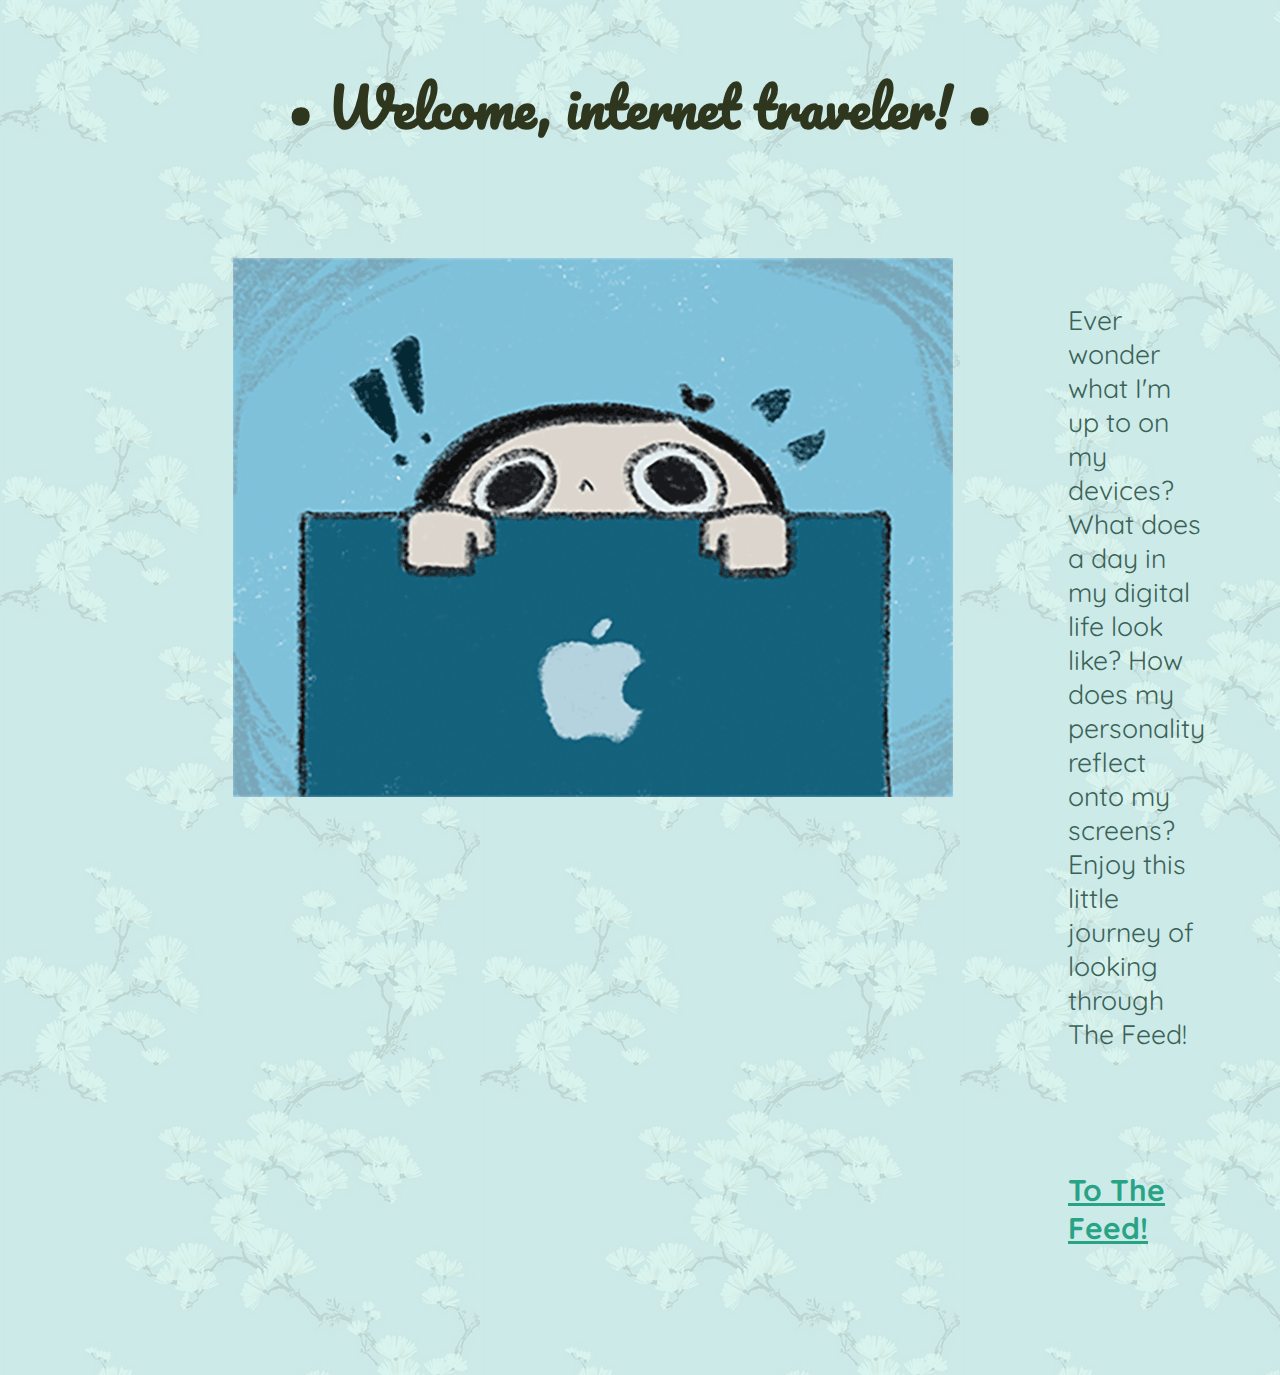
<file: index.html>
<!DOCTYPE html>

<html>
    <head>
        <meta charset="utf-8">
        <meta http-equiv="X-UA-Compatible" content="IE=edge">
        <title>Home!</title>
        <meta name="description" content="">
        <meta name="viewport" content="width=device-width, initial-scale=1">
        <link rel="stylesheet" href="css/index.css">
        <style>
            @import url('https://fonts.googleapis.com/css2?family=Pacifico&family=Quicksand:wght@400;700&display=swap');
            </style>
        <style>
            @import url('https://fonts.googleapis.com/css2?family=Pacifico&family=Quicksand:wght@400;700&display=swap');
            </style>    
    </head>
    <body>
        <h1>• Welcome, internet traveler! •</h1>
        <div class="flex-container">
            <div class="flex-left">
              <img src="img/the_feed_gif2.gif" alt="the feed gif" />
            </div>
            <div class="flex-right">
              <p>Ever wonder what I'm up to on my devices? What does a day in my digital life look like? How does my personality reflect onto my screens? Enjoy this little journey of looking through The Feed!</p>
           
                <p><a href="content.html">To The Feed!</a></p>
            </div>
          </div>
        
    </body>
</html>
</file>
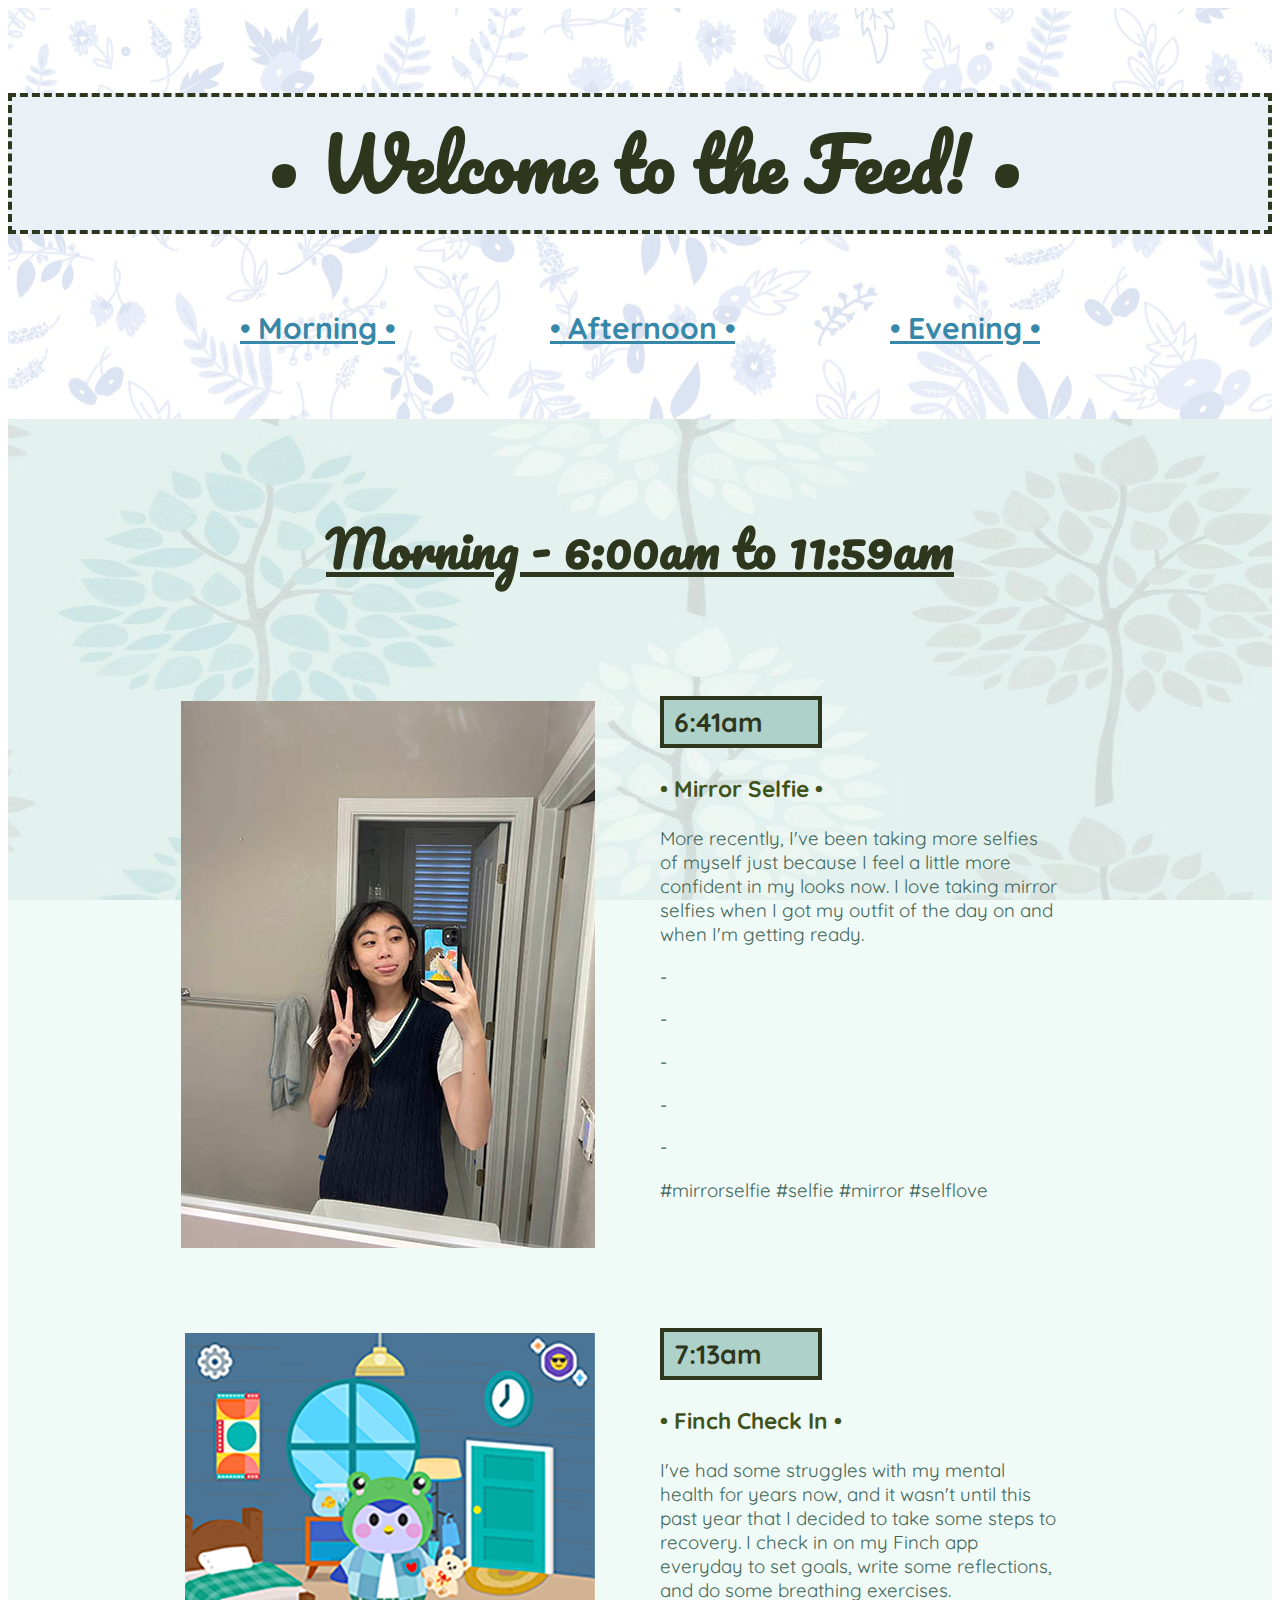
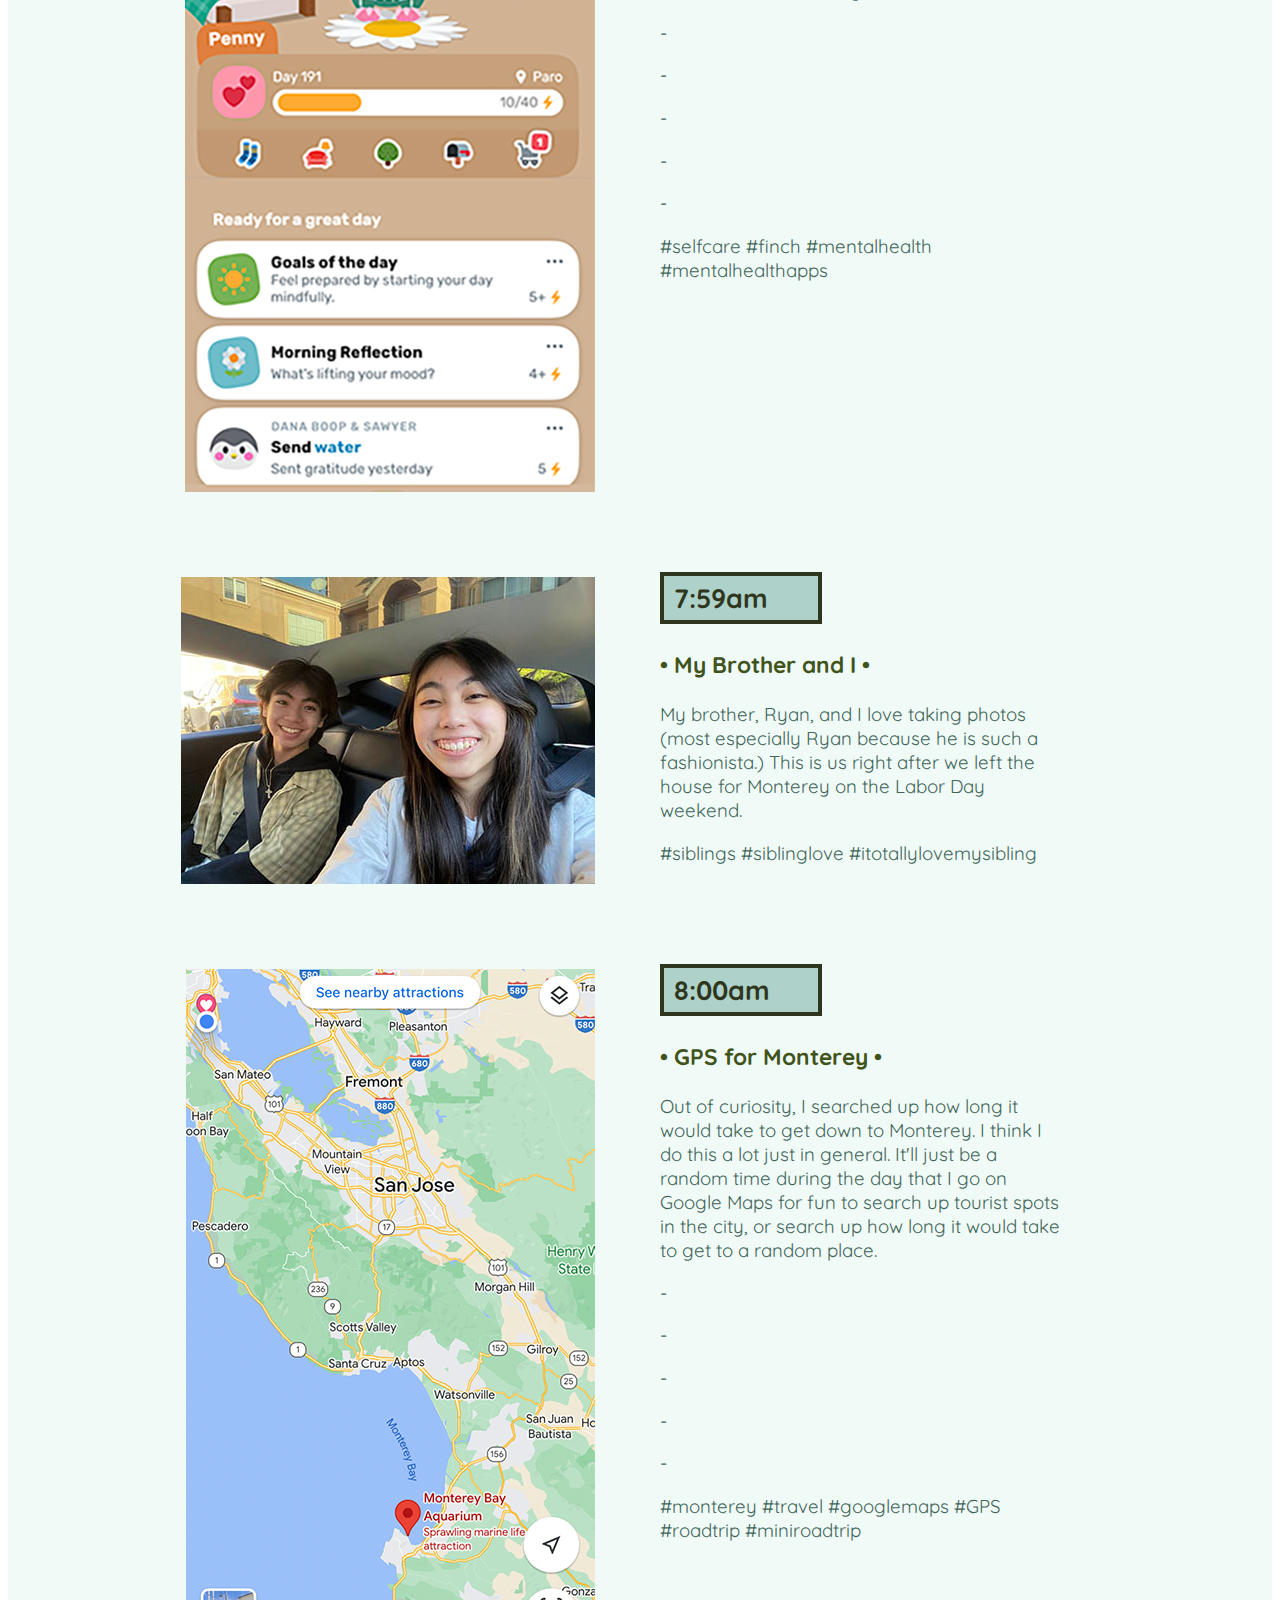
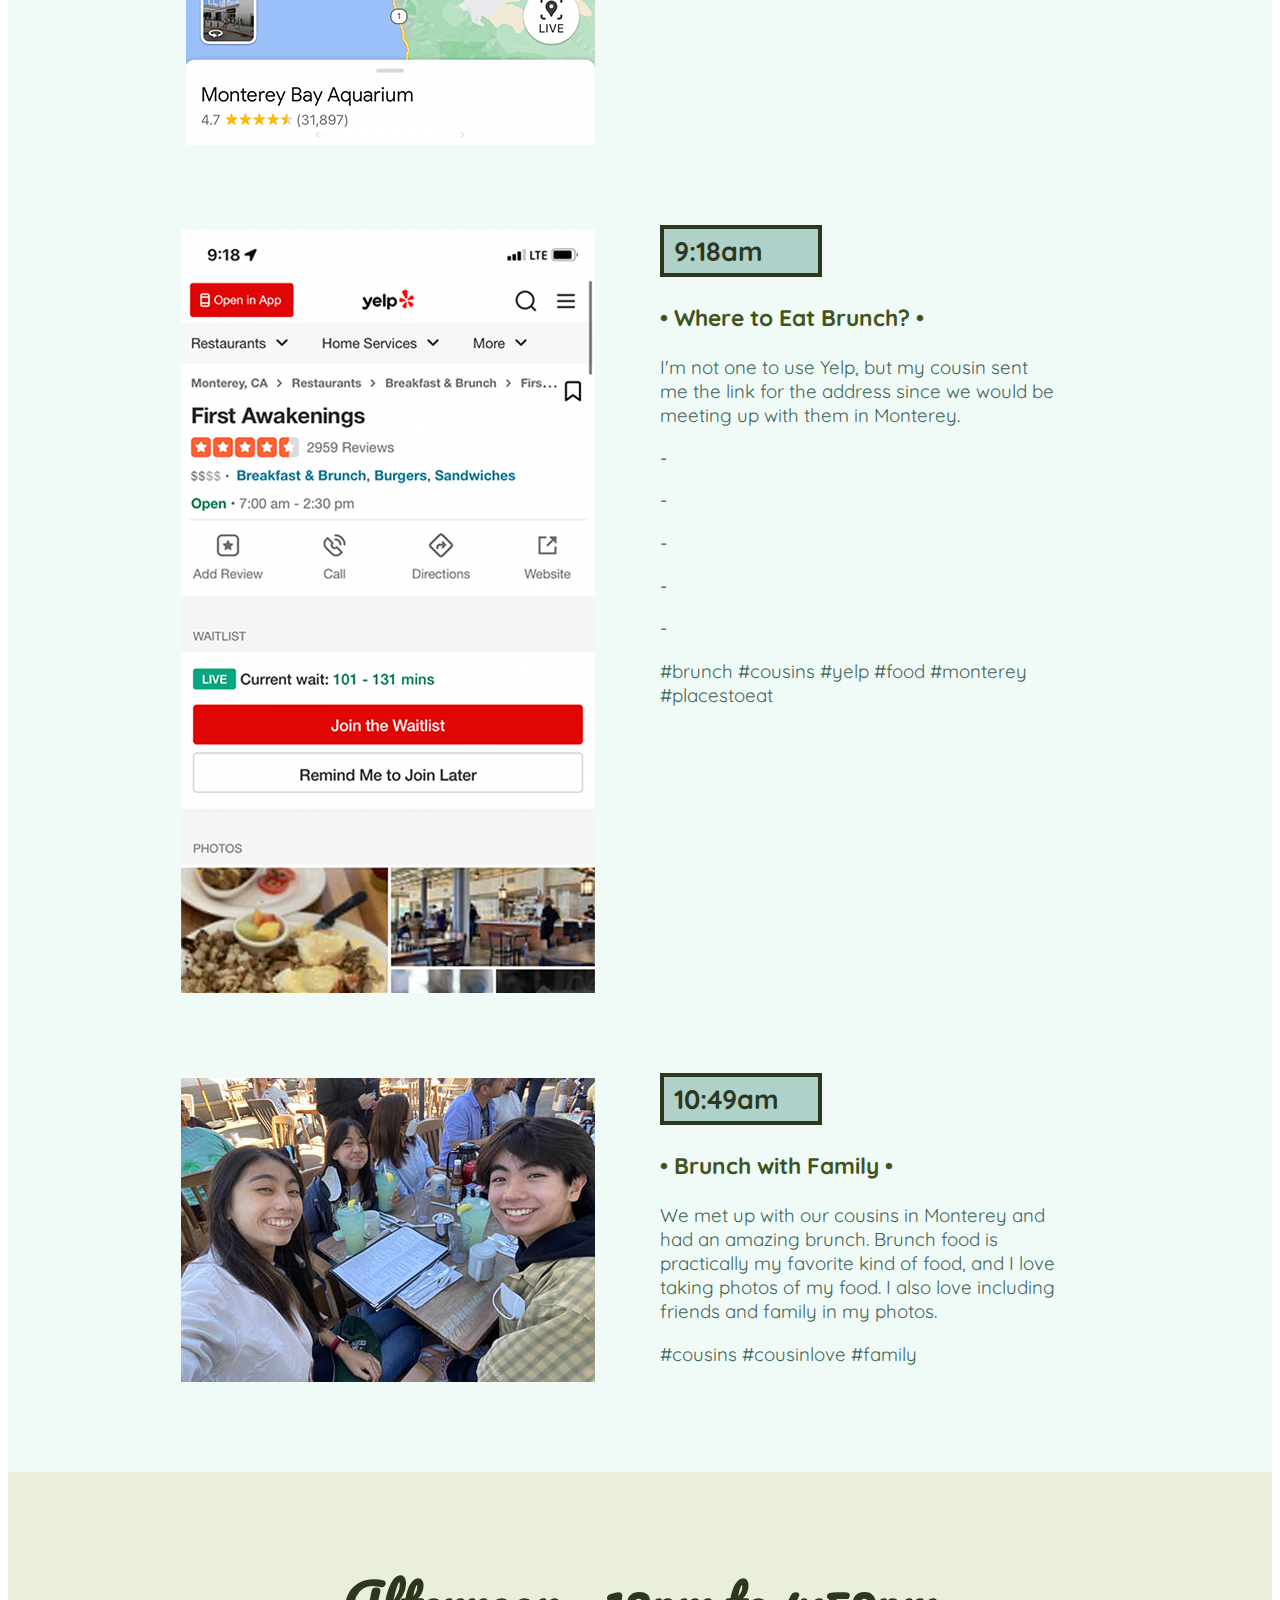
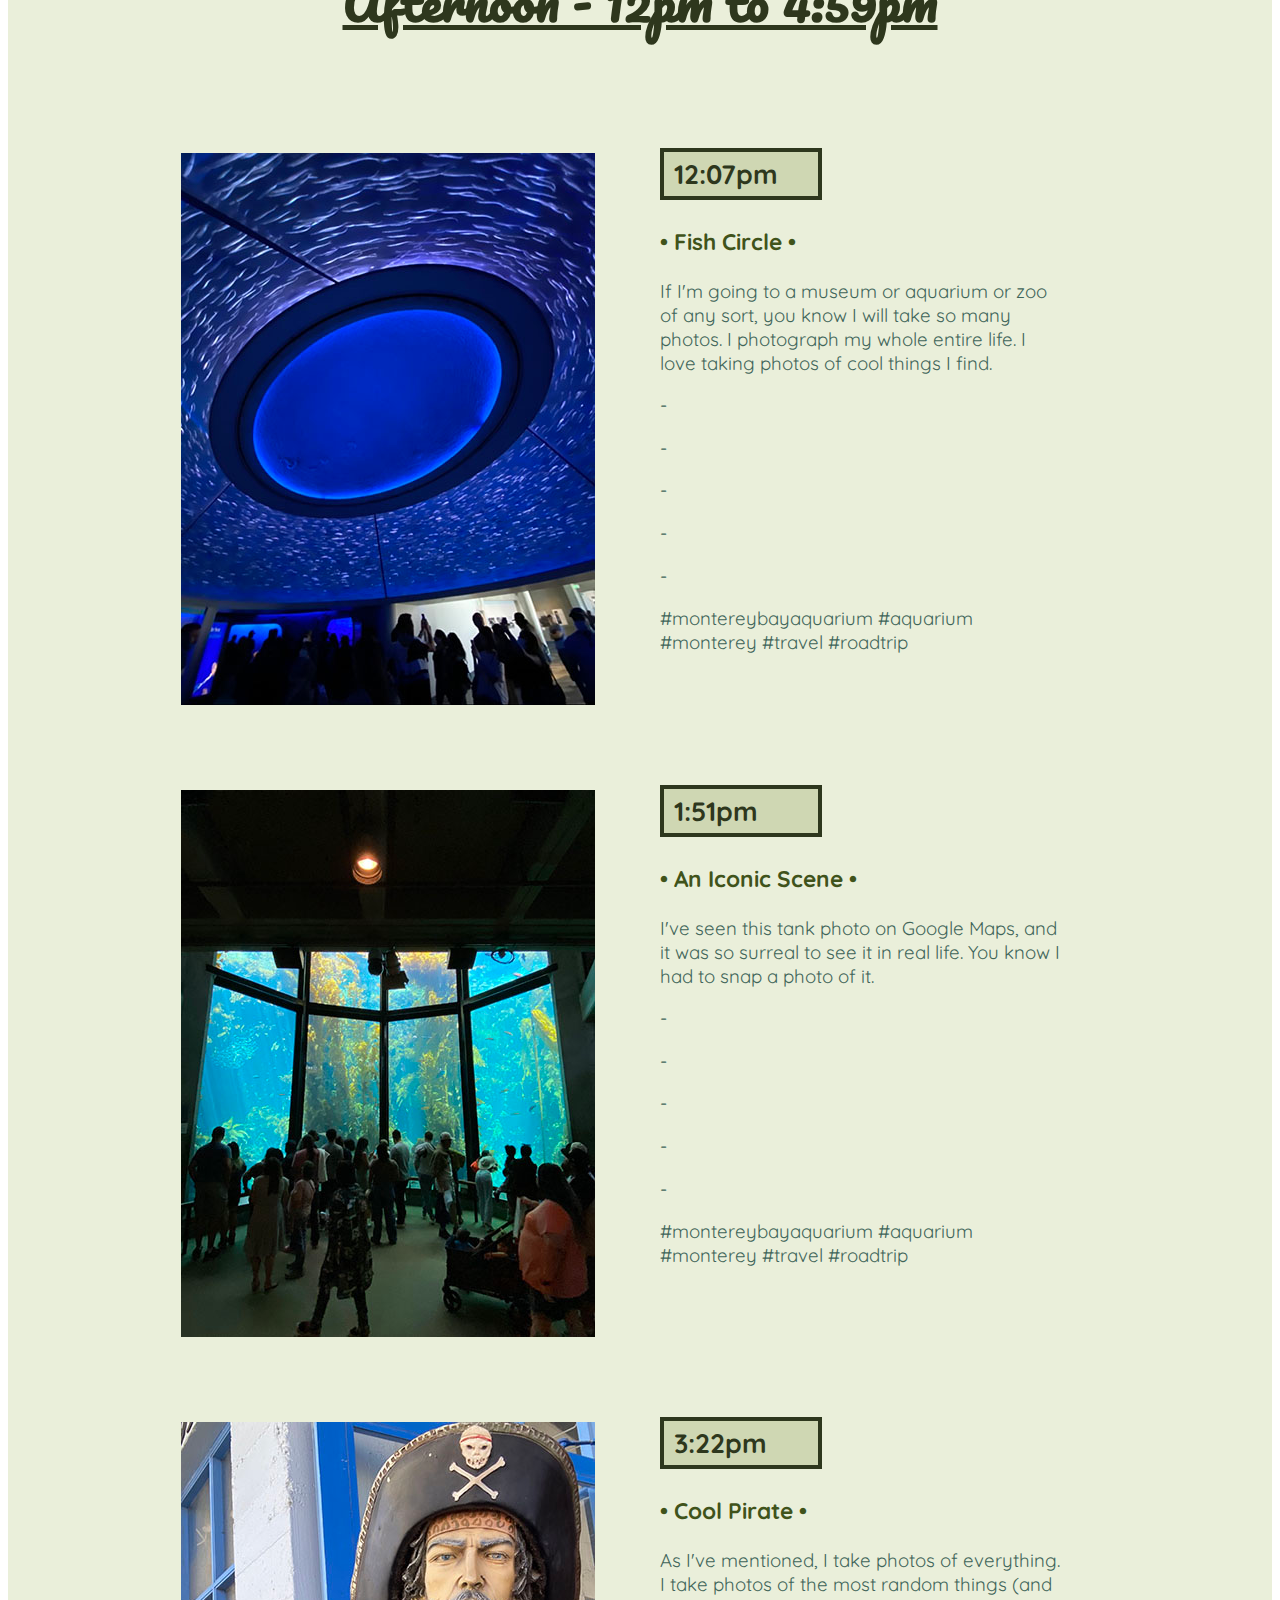
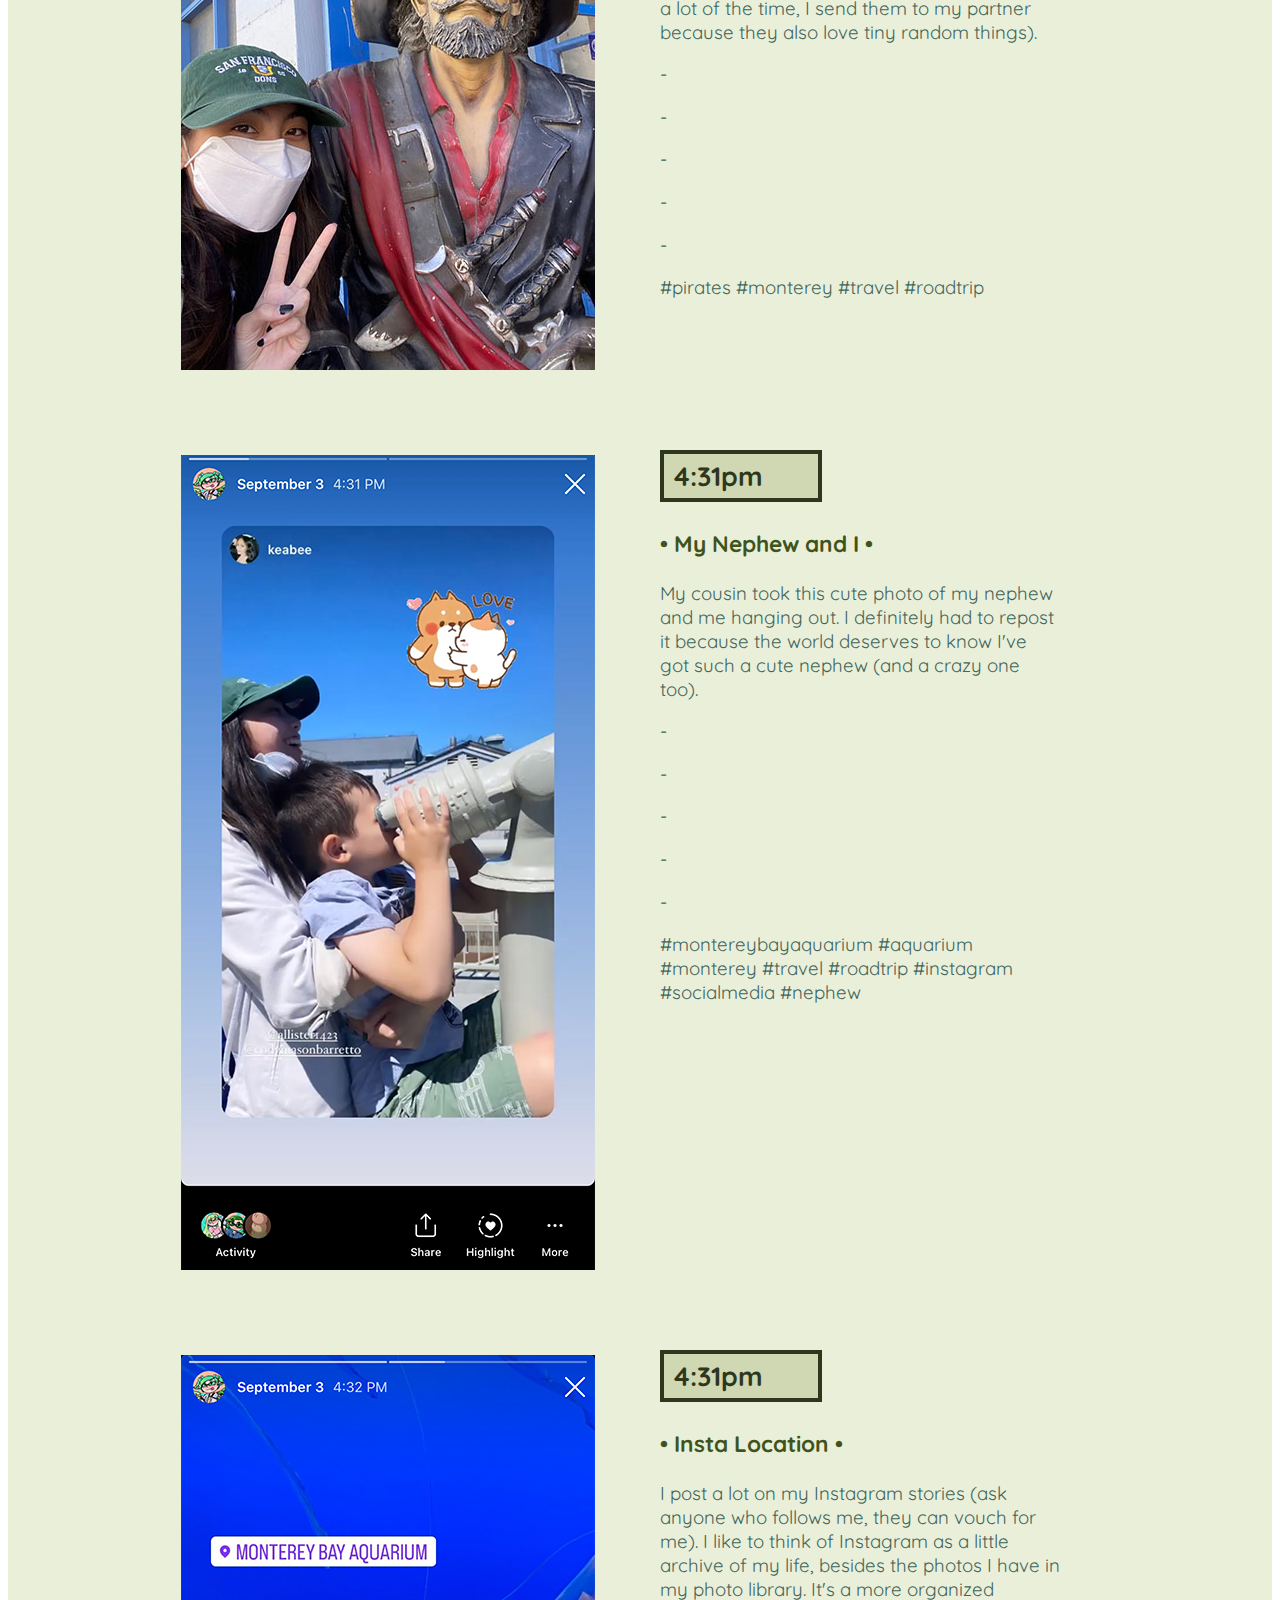
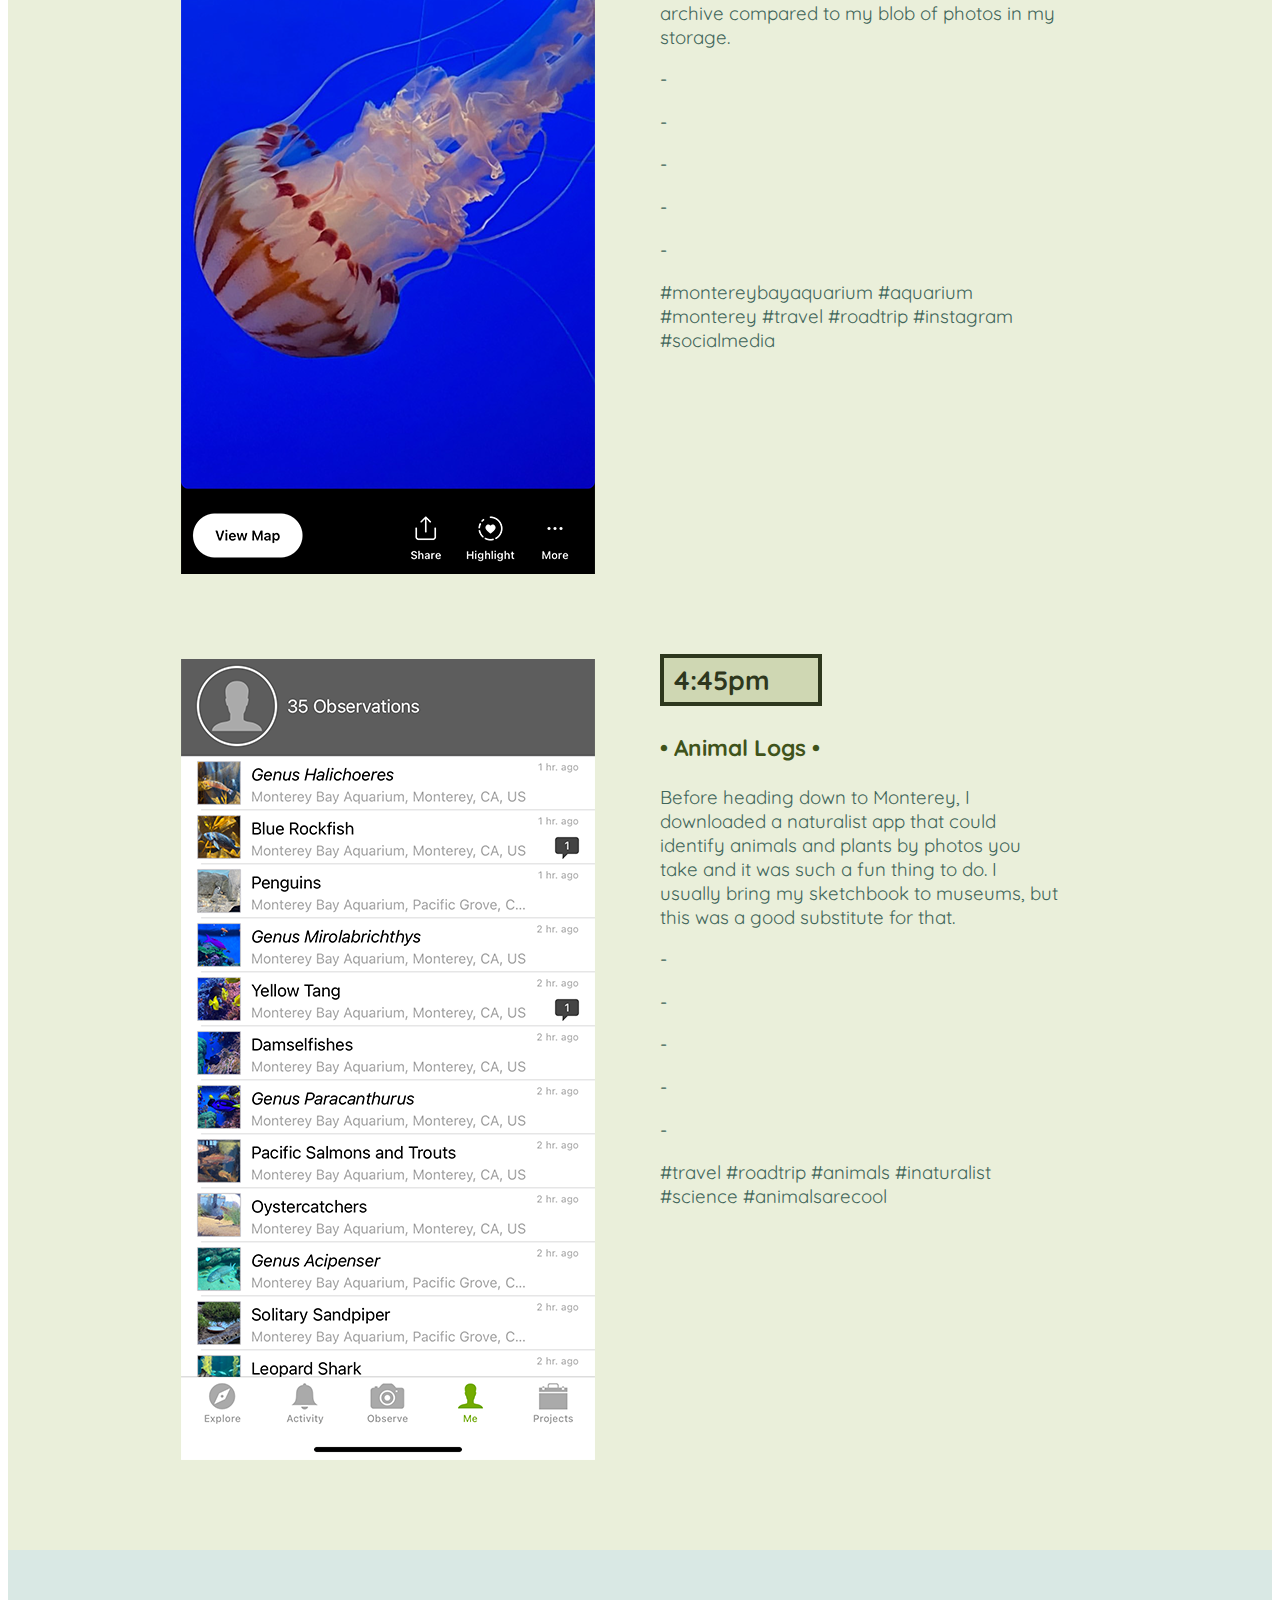
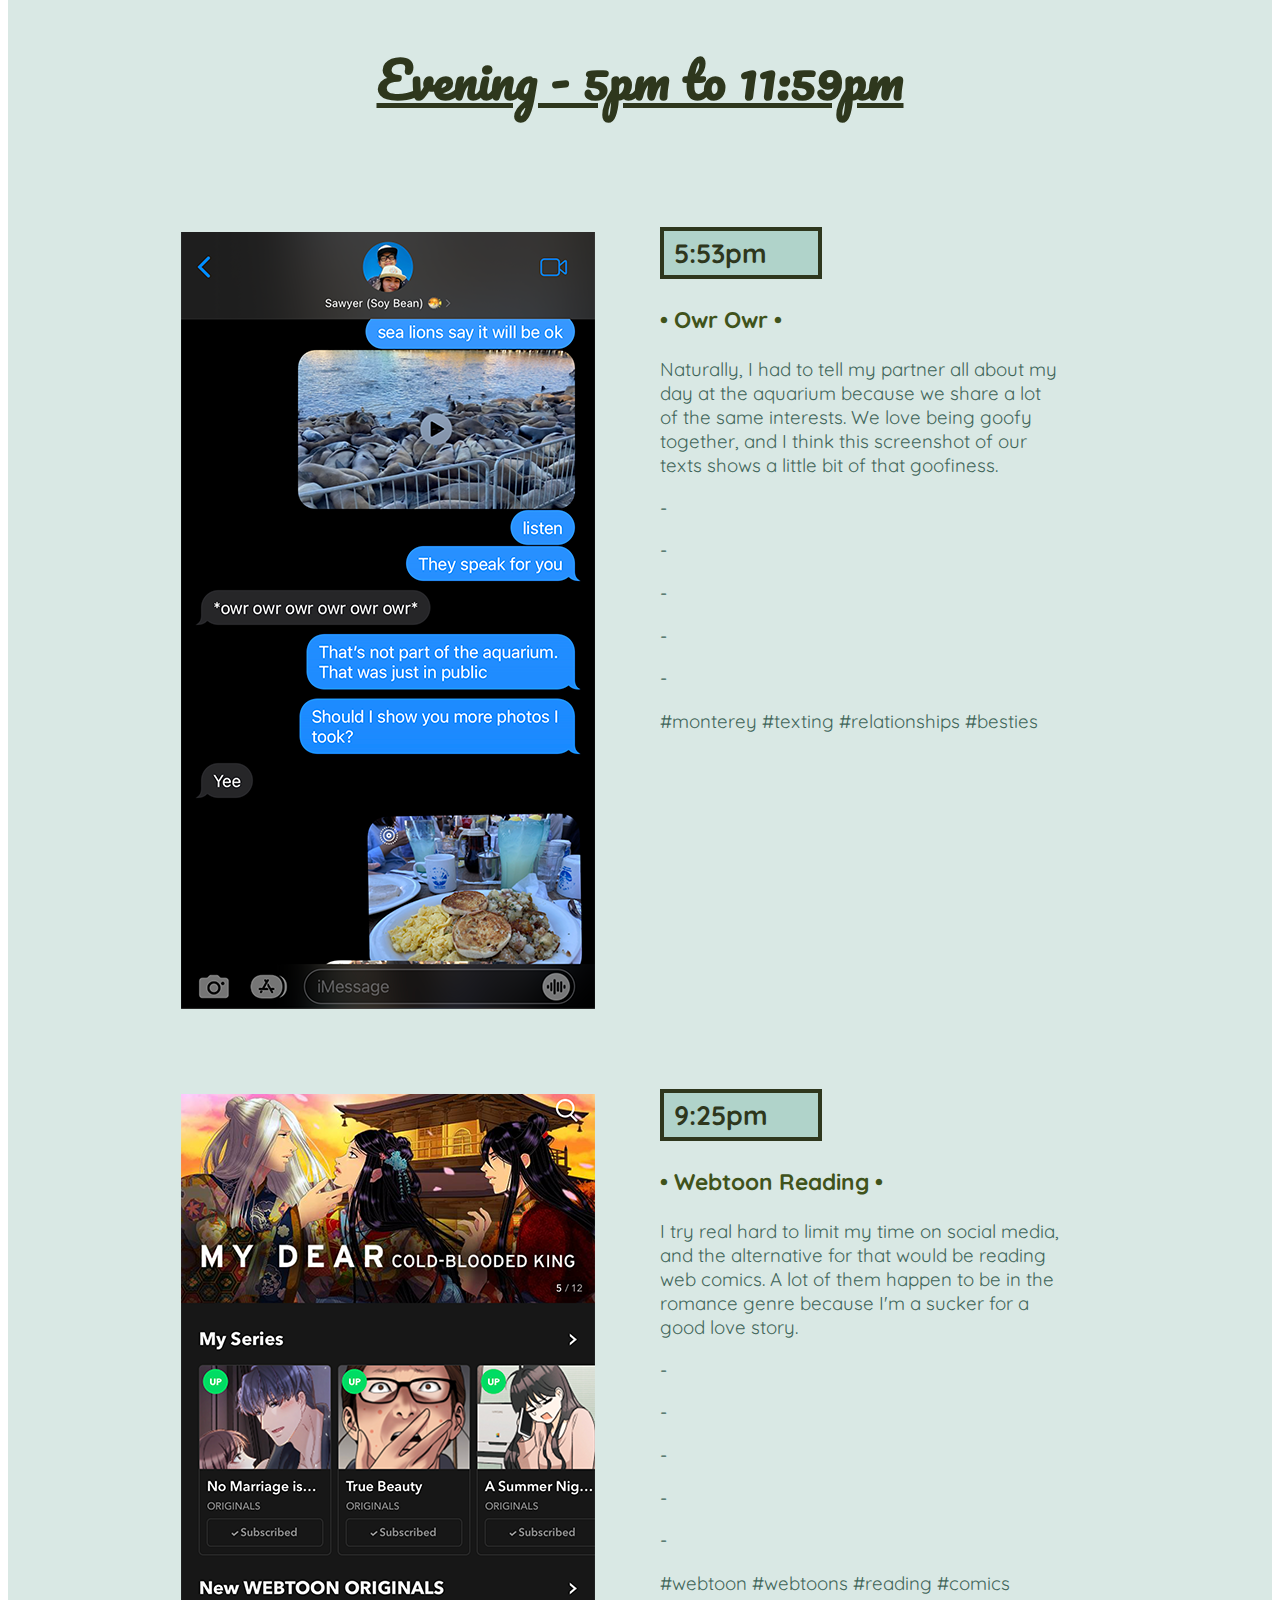
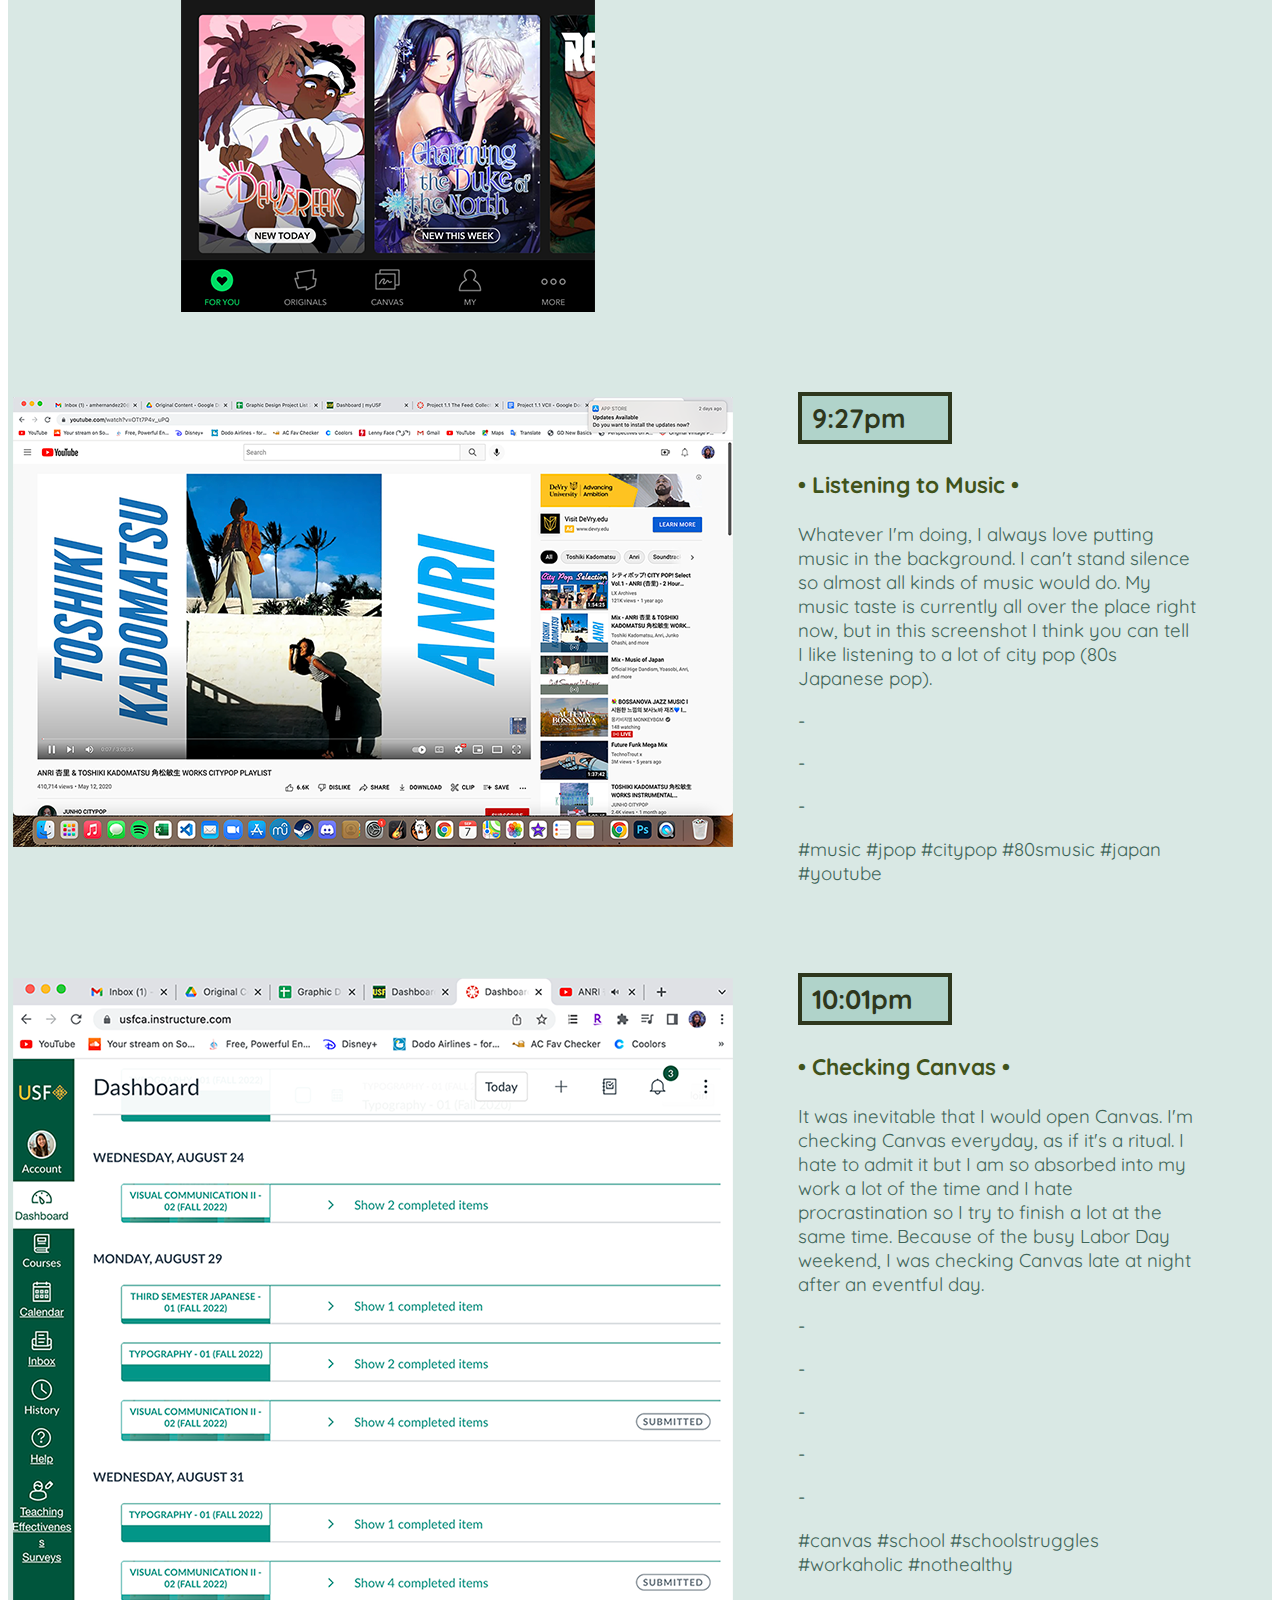
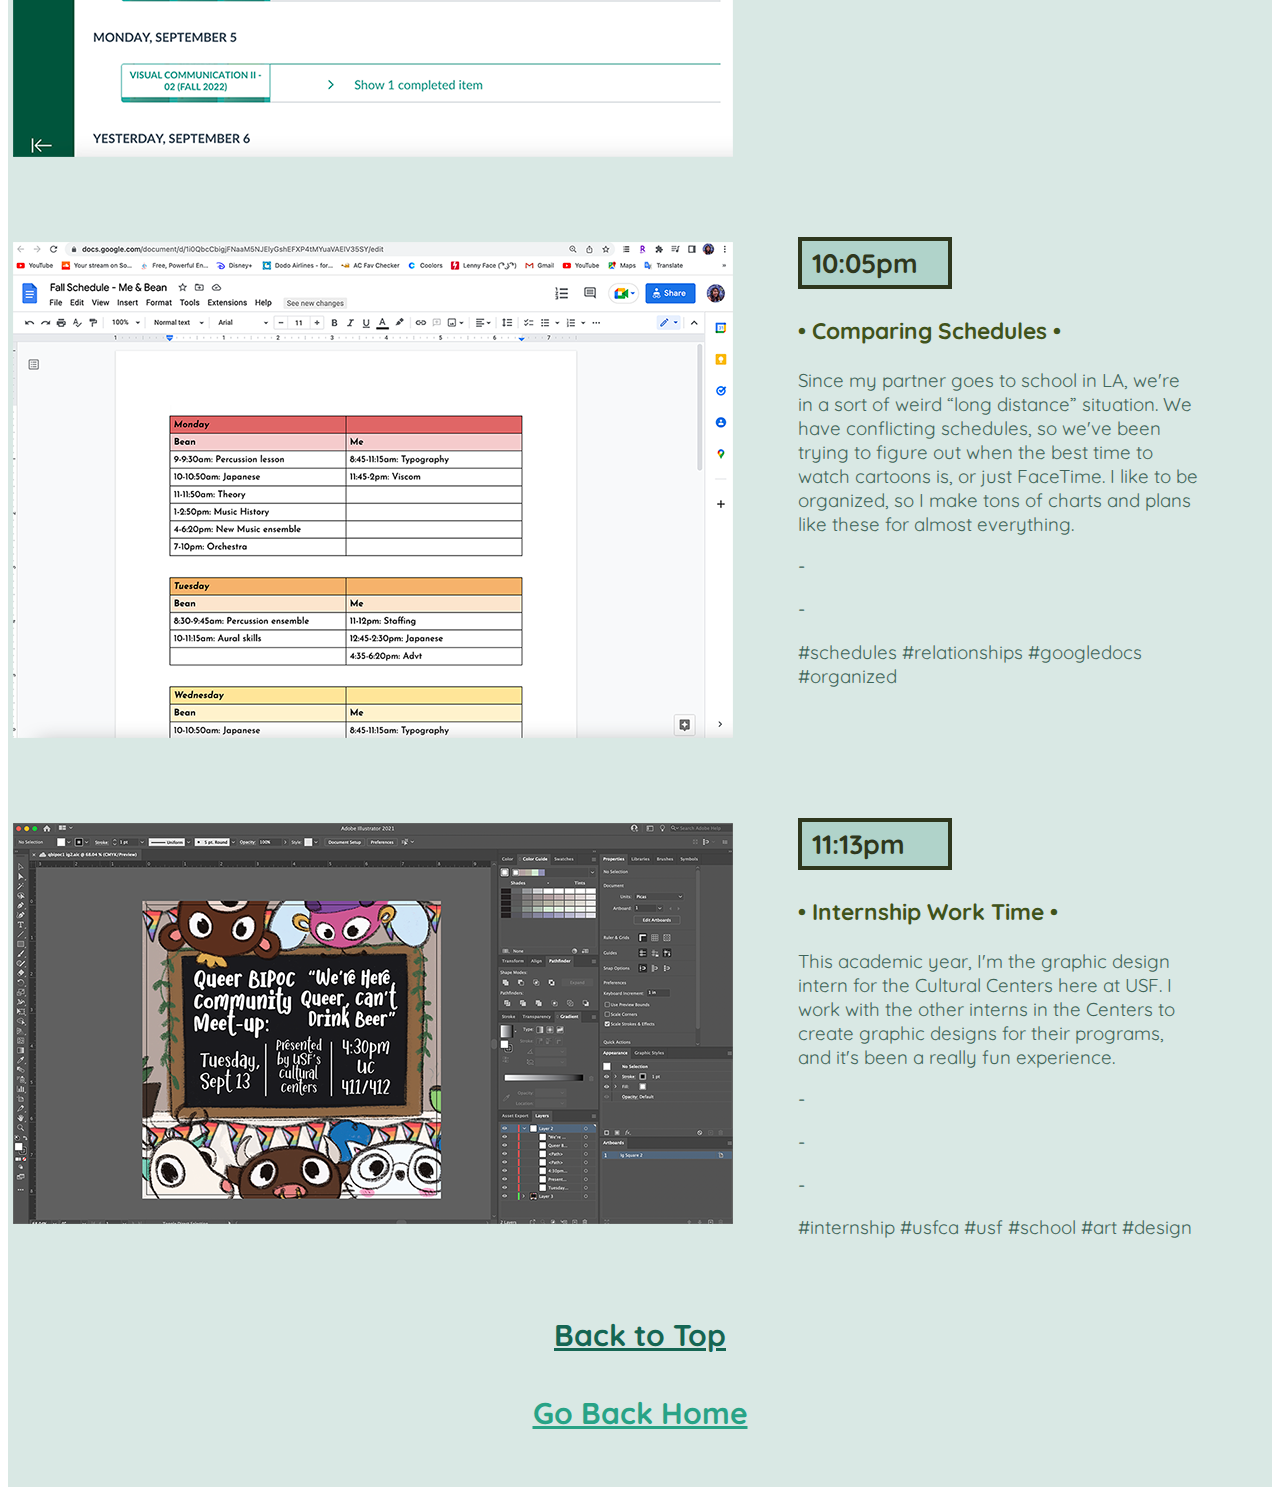
<file: content.html>
<!DOCTYPE html>

<html>
    <head>
        <meta charset="utf-8">
        <meta http-equiv="X-UA-Compatible" content="IE=edge">
        <title>Content!</title>
        <meta name="description" content="">
        <meta name="viewport" content="width=device-width, initial-scale=1">
        <link rel="stylesheet" href="css/content.css">
        <style>
            @import url('https://fonts.googleapis.com/css2?family=Pacifico&family=Quicksand:wght@400;700&display=swap');
            </style>
        <style>
            @import url('https://fonts.googleapis.com/css2?family=Pacifico&family=Quicksand:wght@400;700&display=swap');
            </style>
    </head>
    <body>
        <section id="header">
        <header>  
        <section id="maintitle"><h1 class="title">• Welcome to the Feed! •</h1></section> 
    
        <nav>
            <h3><a class="amorning" href="#morning"> • Morning •</a></h3>
            <h3><a class="aafternoon" href="#afternoon"> • Afternoon •</a></h3>
            <h3><a class="aevening" href="#evening"> • Evening •</a></h3>
        </nav>
        </header>
        </section>

        <section id="morning">
        <h1 class="fancy">Morning - 6:00am to 11:59am</h1>
        
        <div class="flex-container">
            <div class="flex-left">
              <img src="img/mirrorselfie.jpg" alt="mirrorselfie" />
            </div>
            <div class="flex-right">
              <section id="morn"><h3 class="time">6:41am</h3></section>
              <h3>• Mirror Selfie •</h3>
              <p>More recently, I've been taking more selfies of myself just because I feel a little more confident in my looks now. 
                I love taking mirror selfies when I got my outfit of the day on and when I'm getting ready.
            </p>
            <p>-</p>
            <p>-</p>
            <p>-</p>
            <p>-</p>
            <p>-</p>
            <p>#mirrorselfie #selfie #mirror #selflove</p>
            </div>
          </div>

          <div class="flex-container">
            <div class="flex-left">
              <img src="img/finch.PNG" alt="Finch" />
            </div>
            <div class="flex-right">
                <section id="morn"><h3 class="time">7:13am</h3></section>
                <h3>• Finch Check In •</h3>
                <p>I've had some struggles with my mental health for years now, and it wasn't until this past year that 
                    I decided to take some steps to recovery. I check in on my Finch app everyday to set goals, write some reflections, and do some breathing exercises. 
                </p>
                <p>-</p>
                <p>-</p>
                <p>-</p>
                <p>-</p>
                <p>-</p>
                <p>#selfcare #finch #mentalhealth #mentalhealthapps</p>
            </div>
          </div>
            
          <div class="flex-container">
            <div class="flex-left">
                <img src="img/menry.jpg" alt="me and ry" />
            </div>
            <div class="flex-right">
                <section id="morn"><h3 class="time">7:59am</h3></section>
                <h3>• My Brother and I •</h3>
                <p>My brother, Ryan, and I love taking photos (most especially Ryan because he is such a fashionista.) 
                    This is us right after we left the house for Monterey on the Labor Day weekend.
                </p>
                <p>#siblings #siblinglove #itotallylovemysibling</p>
            </div>
          </div>
          
          <div class="flex-container">
            <div class="flex-left">
                <img src="img/map.PNG" alt="map">
            </div>
            <div class="flex-right">
                <section id="morn"><h3 class="time">8:00am</h3></section>
                <h3>• GPS for Monterey •</h3>
                <p>Out of curiosity, I searched up how long it would take to get down to Monterey. I think I do this a lot just in general. 
                    It'll just be a random time during the day that I go on Google Maps for fun to search up tourist spots in the city, 
                    or search up how long it would take to get to a random place.
                </p>
                <p>-</p>
                <p>-</p>
                <p>-</p>
                <p>-</p>
                <p>-</p>
                <p>#monterey #travel #googlemaps #GPS #roadtrip #miniroadtrip</p>
            </div>
          </div>

          <div class="flex-container">
            <div class="flex-left">
                <img src="img/brunchlocation.PNG" alt="brunch place">
            </div>
            <div class="flex-right">
                <section id="morn"><h3 class="time">9:18am</h3></section>
                <h3>• Where to Eat Brunch? •</h3>
                <p> I'm not one to use Yelp, but my cousin sent me the link for the address since we would be meeting up with them in Monterey. 
                </p>
                <p>-</p>
                <p>-</p>
                <p>-</p>
                <p>-</p>
                <p>-</p>
                <p>#brunch #cousins #yelp #food #monterey #placestoeat</p>
            </div>
          </div>

          <div class="flex-container">
            <div class="flex-left">
                <img src="img/veg.jpg" alt="veg">
            </div>
            <div class="flex-right">
                <section id="morn"><h3 class="time">10:49am</h3></section>
                <h3>• Brunch with Family •</h3>
                <p>We met up with our cousins in Monterey and had an amazing brunch. Brunch food is practically my favorite kind of food, 
                    and I love taking photos of my food. I also love including friends and family in my photos.
                </p>
                <p>#cousins #cousinlove #family</p>
            </div>
          </div>
        </section>



        <section id="afternoon">
        <h1 class="fancy">Afternoon - 12pm to 4:59pm</h1>
            
        <div class="flex-container">
            <div class="flex-left">
                <img src="img/circle.jpg" alt="circle">
            </div>
            <div class="flex-right">
                <section id="aft"><h3 class="time">12:07pm</h3></section>
                <h3>• Fish Circle •</h3>
                <p>If I'm going to a museum or aquarium or zoo of any sort, you know I will take so many photos. I photograph my whole entire life. 
                    I love taking photos of cool things I find.
                </p>
                <p>-</p>
                <p>-</p>
                <p>-</p>
                <p>-</p>
                <p>-</p>
                <p>#montereybayaquarium #aquarium #monterey #travel #roadtrip</p>
            </div>
          </div>

          <div class="flex-container">
            <div class="flex-left">
                <img src="img/window.jpg" alt="window">
            </div>
            <div class="flex-right">
                <section id="aft"><h3 class="time">1:51pm</h3></section>
                <h3>• An Iconic Scene •</h3>
                    <p>I've seen this tank photo on Google Maps, and it was so surreal to see it in real life. You know I had to snap a photo of it.
                    </p>
                    <p>-</p>
                    <p>-</p>
                    <p>-</p>
                    <p>-</p>
                    <p>-</p>
                    <p>#montereybayaquarium #aquarium #monterey #travel #roadtrip</p>
            </div>
          </div>

          <div class="flex-container">
            <div class="flex-left">
                <img src="img/pirate.jpg" alt="pirate">
            </div>
            <div class="flex-right">
                <section id="aft"><h3 class="time">3:22pm</h3></section>
                <h3>• Cool Pirate •</h3>
                    <p>As I've mentioned, I take photos of everything. I take photos of the most random things (and a lot of the time, 
                    I send them to my partner because they also love tiny random things).
                    </p> 
                    <p>-</p>
                    <p>-</p>
                    <p>-</p>
                    <p>-</p>
                    <p>-</p>
                    <p>#pirates #monterey #travel #roadtrip</p>
            </div>
          </div>
          
          <div class="flex-container">
            <div class="flex-left">
                <img src="img/insta1.PNG" alt="insta 1">
            </div>
            <div class="flex-right">
                <section id="aft"><h3 class="time">4:31pm</h3></section>
                <h3>• My Nephew and I •</h3>
                    <p>My cousin took this cute photo of my nephew and me hanging out. I definitely had to repost it because the world deserves to know I've got 
                    such a cute nephew (and a crazy one too).
                    </p> 
                    <p>-</p>
                    <p>-</p>
                    <p>-</p>
                    <p>-</p>
                    <p>-</p>
                    <p>#montereybayaquarium #aquarium #monterey #travel #roadtrip #instagram #socialmedia #nephew</p>
            </div>
          </div>

          <div class="flex-container">
            <div class="flex-left">
                <img src="img/insta2.PNG" alt="insta 2">
            </div>
            <div class="flex-right">
                <section id="aft"><h3 class="time">4:31pm</h3></section>
                <h3>• Insta Location •</h3>
                    <p> I post a lot on my Instagram stories (ask anyone who follows me, they can vouch for me). I like to think of Instagram as a little archive of my life, 
                    besides the photos I have in my photo library. It's a more organized archive compared to my blob of photos in my storage.
                    </p>
                </p> 
                <p>-</p>
                <p>-</p>
                <p>-</p>
                <p>-</p>
                <p>-</p>
                <p>#montereybayaquarium #aquarium #monterey #travel #roadtrip #instagram #socialmedia</p>    
            </div>
          </div>

          <div class="flex-container">
            <div class="flex-left">
                <img src="img/logs.PNG" alt="logs">
            </div>
            <div class="flex-right">
                <section id="aft"><h3 class="time">4:45pm</h3></section>
                <h3>• Animal Logs •</h3>
                    <p>Before heading down to Monterey, I downloaded a naturalist app that could identify animals and plants by photos you take and 
                    it was such a fun thing to do. I usually bring my sketchbook to museums, but this was a good substitute for that.
                    </p>  
                </p> 
                <p>-</p>
                <p>-</p>
                <p>-</p>
                <p>-</p>
                <p>-</p>
                <p>#travel #roadtrip #animals #inaturalist #science #animalsarecool</p>
            </div>
          </div>

        </section>


        
        <section id="evening">
        <h1 class="fancy">Evening - 5pm to 11:59pm</h1>
            
        <div class="flex-container">
            <div class="flex-left">
                <img src="img/text1.PNG" alt="text 1">
            </div>
            <div class="flex-right">
                <section id="eve"><h3 class="time">5:53pm</h3></section>
                <h3>• Owr Owr •</h3>
                    <p>Naturally, I had to tell my partner all about my day at the aquarium because we share a lot of the same interests. 
                    We love being goofy together, and I think this screenshot of our texts shows a little bit of that goofiness.
                    </p>
                </p> 
                <p>-</p>
                <p>-</p>
                <p>-</p>
                <p>-</p>
                <p>-</p>
                <p>#monterey #texting #relationships #besties</p>
            </div>
          </div>
            
        <div class="flex-container">
            <div class="flex-left">
                <img src="img/webtoon.PNG" alt="webtoon">
            </div>
            <div class="flex-right">
                <section id="eve"><h3 class="time">9:25pm</h3></section>
                <h3>• Webtoon Reading •</h3>
                    <p>I try real hard to limit my time on social media, and the alternative for that would be reading web comics. A lot of them happen to be in 
                    the romance genre because I'm a sucker for a good love story.
                    </p>
                </p> 
                <p>-</p>
                <p>-</p>
                <p>-</p>
                <p>-</p>
                <p>-</p>
                <p>#webtoon #webtoons #reading #comics</p>
            </div>
          </div>

        <div class="flex-container2">
            <div class="flex-left2">
                <img src="img/music2.png" alt="music">
            </div>
            <div class="flex-right2">
                <section id="even"><h3 class="time">9:27pm</h3></section>
                <h3>• Listening to Music •</h3>
                    <p>Whatever I'm doing, I always love putting music in the background. I can't stand silence so almost all kinds of music would do. 
                    My music taste is currently all over the place right now, but in this screenshot 
                    I think you can tell I like listening to a lot of city pop (80s Japanese pop).
                    </p>
                </p> 
                <p>-</p>
                <p>-</p>
                <p>-</p>
                <p>#music #jpop #citypop #80smusic #japan #youtube</p>
            </div>
          </div>

        <div class="flex-container2">
            <div class="flex-left2">
                <img src="img/canvas2.png" alt="canvas">
            </div>
            <div class="flex-right2">
                <section id="even"><h3 class="time">10:01pm</h3></section>
                <h3>• Checking Canvas •</h3>
                    <p>It was inevitable that I would open Canvas. I'm checking Canvas everyday, as if it's a ritual. 
                    I hate to admit it but I am so absorbed into my work a lot of the time and I hate procrastination 
                    so I try to finish a lot at the same time. Because of the busy Labor Day weekend, I was checking Canvas late at night after an eventful day.
                    </p>
                </p> 
                <p>-</p>
                <p>-</p>
                <p>-</p>
                <p>-</p>
                <p>-</p>
                <p>#canvas #school #schoolstruggles #workaholic #nothealthy</p>
            </div>
          </div>

        <div class="flex-container2">
            <div class="flex-left2">
                <img src="img/schedules2.png" alt="schedules">
            </div>
            <div class="flex-right2">
                <section id="even"><h3 class="time">10:05pm</h3></section>
                <h3>• Comparing Schedules •</h3>
                    <p>Since my partner goes to school in LA, we're in a sort of weird “long distance” situation. 
                    We have conflicting schedules, so we've been trying to figure out when the best time to watch cartoons is, or just FaceTime. 
                    I like to be organized, so I make tons of charts and plans like these for almost everything.
                    </p>
                </p> 
                <p>-</p>
                <p>-</p>
                <p>#schedules #relationships #googledocs #organized</p>
            </div>
          </div>

        <div class="flex-container2">
            <div class="flex-left2">
                <img src="img/qbipoc1_2.png" alt="logs">
            </div>
            <div class="flex-right2">
                <section id="even"><h3 class="time">11:13pm</h3></section>
                <h3>• Internship Work Time •</h3>
                    <p>This academic year, I'm the graphic design intern for the Cultural Centers here at USF. I work with the other interns in the Centers 
                    to create graphic designs for their programs, and it's been a really fun experience.
                    </p>
                </p> 
                <p>-</p>
                <p>-</p>
                <p>-</p>
                <p>#internship #usfca #usf #school #art #design</p>
            </div>
          </div>
        
            <br>  
            
            <h4><a class="header" href="#header"> Back to Top</a></h4>
            <h4><a class="home" href="index.html">Go Back Home</a></h4>
                 
        </section>
    
    </body>
</html>
</file>
<file: css/index.css>
body{
    background-color: #D7F9F1;
    background-image: url(../img/header2.png);
}

h1{
    font-family: 'Pacifico', cursive;
    color: #2e371d;
    font-size: 40pt;
    margin-top: 60px;
    margin-bottom: 30px;
    text-align: center;
}

p{
    font-family: 'Quicksand', sans-serif;
    color: #3a6256;
    max-width: 500px;
    font-size: 20pt;
    margin: 120px 50px
}

a{
    color:  #28a386;
    font-weight: bolder;
    font-size: 30px;
}

img{
    display: block;
    margin: 70px 50px 5px 220px;
}

.flex-container {
    display: flex;
    flex-direction: row;
  }
  
  .flex-left {
    width: 90%;
    margin-right: 5px;
    padding: 5px;
    
  }
  
  .flex-right {
    width: 80%;
    padding-right: 60px;
    padding-left: 5px;

  }

.flex-container2 {
    display: flex;
    flex-direction: row;
  }
  
  .flex-left2 {
    width: 120%;
    margin-right: 5px;
    padding: 5px;
    
  }
  
  .flex-right2 {
    width: 80%;
    padding-right: 50px;
    padding-left: 5px;

  }
</file>
<file: css/content.css>
html{
    scroll-behavior: smooth;
}

body{
    overflow-x: hidden;
}

.fancy{
    font-size: 50px;
    text-decoration: underline;
    color: #2e371d
}

.title{
    font-size: 70px;
    color: #2e371d
}

h1.title{
    border-width: 4px;
    padding-left: 10px;
    padding-top: 5px;
    padding-bottom: 5px;
    border-color: #2e371d;
    border-style: dashed
}

#maintitle{
    background-color: #e9f1f7;
}

h1{
    font-family: 'Pacifico', cursive;
    color: #40531B;
    margin-top: 70px;
    text-align: center;
}

h2{
    font-family: 'Pacifico', cursive;
    color: #40531B;
}

h3{
    font-family: 'Quicksand', sans-serif;
    color: #40531B;  
    font-size: 17pt; 
}

.time {
    font-family: 'Quicksand', sans-serif;
    color: #2e371d;  
    font-size: 20pt 
}

h3.time{
    border-width: 4px;
    padding-left: 10px;
    padding-top: 5px;
    padding-bottom: 5px;
    border-color: #2e371d;
    border-style: solid
}

#morn{
    background-color: #aed2c9;
    margin-top: 70px;
    margin-right: 400px
}

#aft{
    background-color: #cfd7b3;
    margin-top: 70px;
    margin-right: 400px
}

#eve{
    background-color: #b0d3ca;
    margin-top: 70px;
    margin-right: 400px
}

#even{
    background-color: #b0d3ca;
    margin-top: 70px;
    margin-right: 270px
}

p{
    font-family: 'Quicksand', sans-serif;
    color: #3f6559;
    font-size: 14pt;
    max-width: 400px;
}

nav{
    display: flex;
    justify-content: space-between;
    width: 800px;
    margin: auto;
    padding-top: 5px;
    padding-bottom: 50px;
    font-size: 15pt;
}

a.amorning{
    color:  #3787a9;
    font-weight: bolder;
    font-size: 30px;
}

a.aafternoon{
    color:  #3787a9;
    font-weight: bolder;
    font-size: 30px;
}

a.aevening{
    color:  #3787a9;
    font-weight: bolder;
    font-size: 30px;
}

a.home{
    color:  #28a386;
    font-weight: bolder;
    font-size: 30px;
}

a.header{
    color:  #156653;
    font-weight: bolder;
    font-size: 30px;
}

h4{
    color:  #156653;
    font-weight: bolder;
    font-size: 30px;
    font-family: 'Quicksand', sans-serif;
    text-align: center;
}



#header{
    background-image: url("../img/header1.png");
    background-attachment: fixed;
    padding-top: 15px;
    font-size: 15pt;
}

#morning{
    background-color: #f0faf7 ;
    background-image: url("../img/morning3.png");
    background-repeat: no-repeat;
    background-attachment: fixed;
    background-size: 100% 100%;
    padding-top: 15px;
    padding-bottom: 80px;
}


#afternoon{
    background-color: #eaefda ;
    background-image: url("../img/afternoon.png");
    background-attachment: fixed;
    padding-top: 15px;
    padding-bottom: 80px;
}

#evening{
    background-color: #d9e8e4 ;
    background-image: url("../img/evening.png");
    background-attachment: fixed;
    padding-top: 15px;
    padding-bottom: 15px;
}


img{
    display: block;
    margin: 70px 50px 5px auto;
}

.flex-container {
    display: flex;
    flex-direction: row;
  }
  
  .flex-left {
    width: 90%;
    margin-right: 5px;
    padding: 5px;
    
  }
  
  .flex-right {
    width: 80%;
    padding-right: 50px;
    padding-left: 5px;

  }

.flex-container2 {
    display: flex;
    flex-direction: row;
  }
  
  .flex-left2 {
    width: 120%;
    margin-right: 5px;
    padding: 5px;
    
  }
  
  .flex-right2 {
    width: 80%;
    
    padding-right: 50px;
    padding-left: 5px;

  }
</file>
